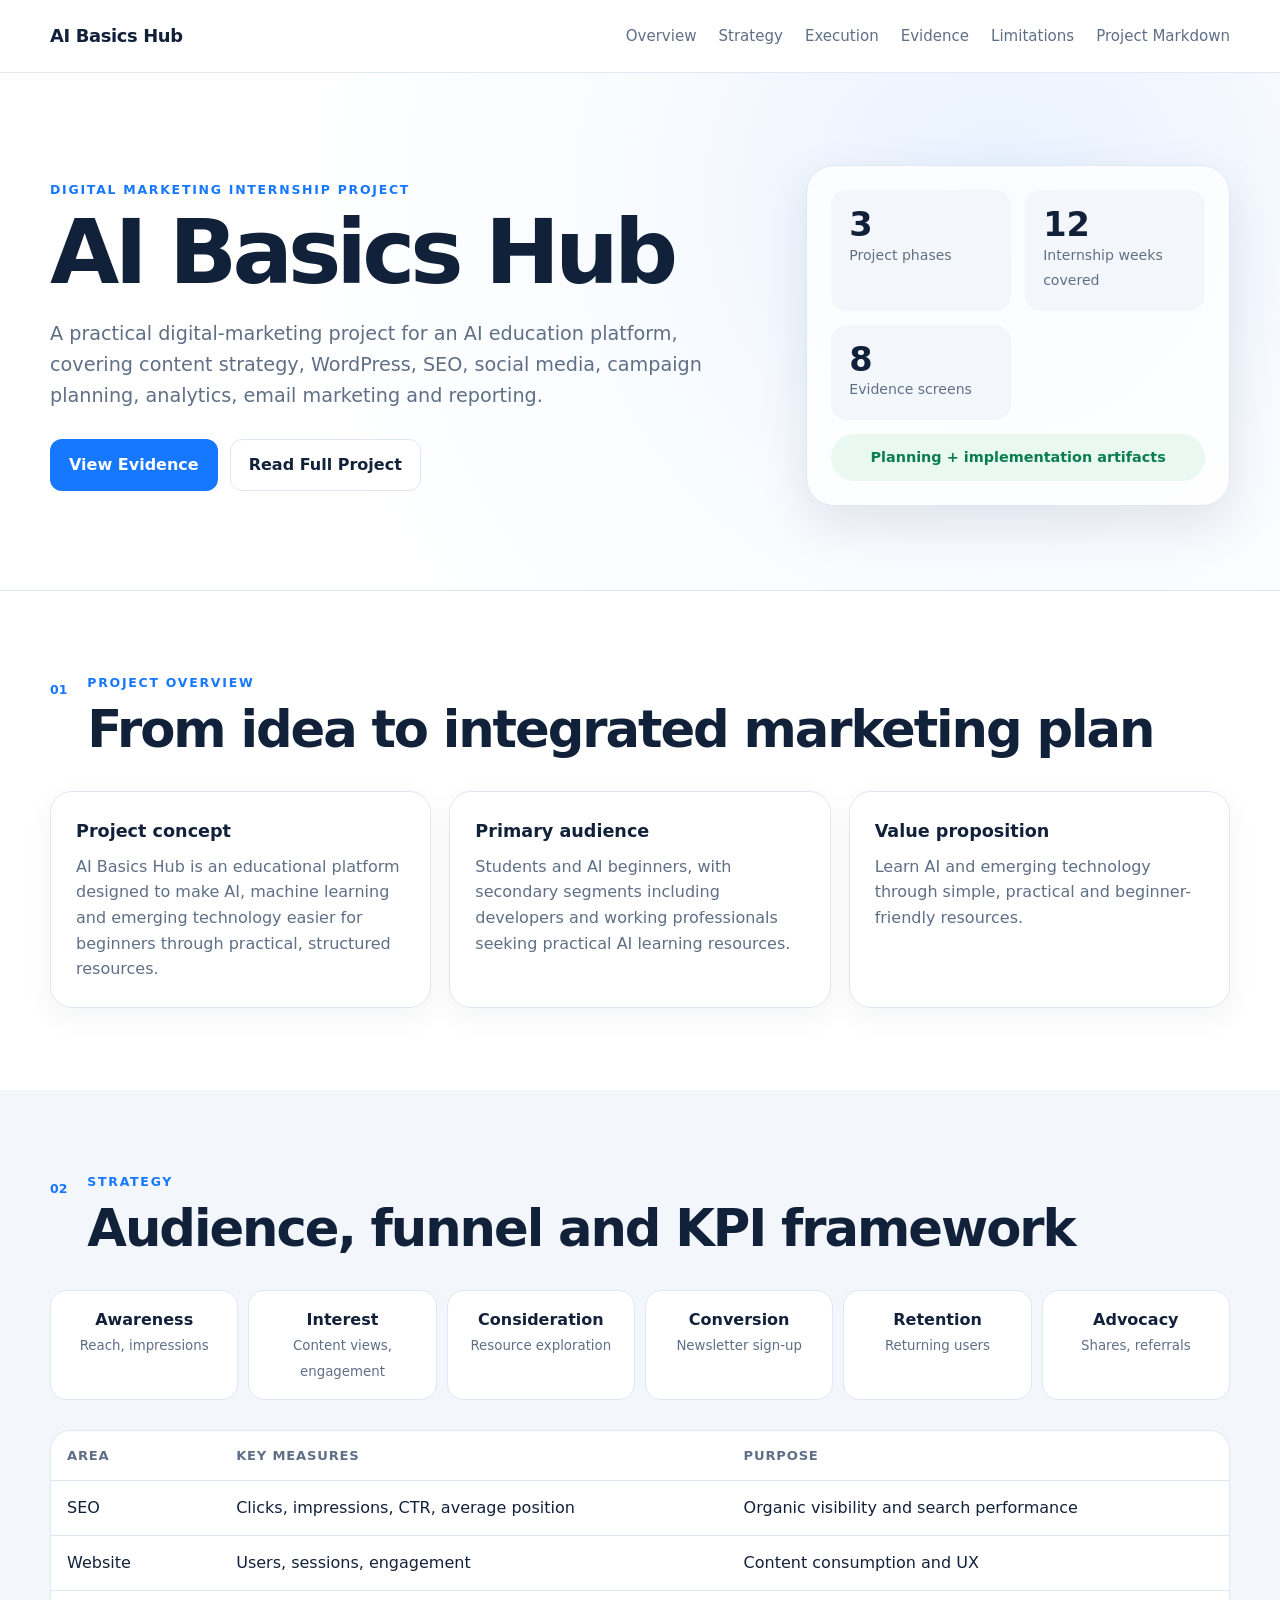
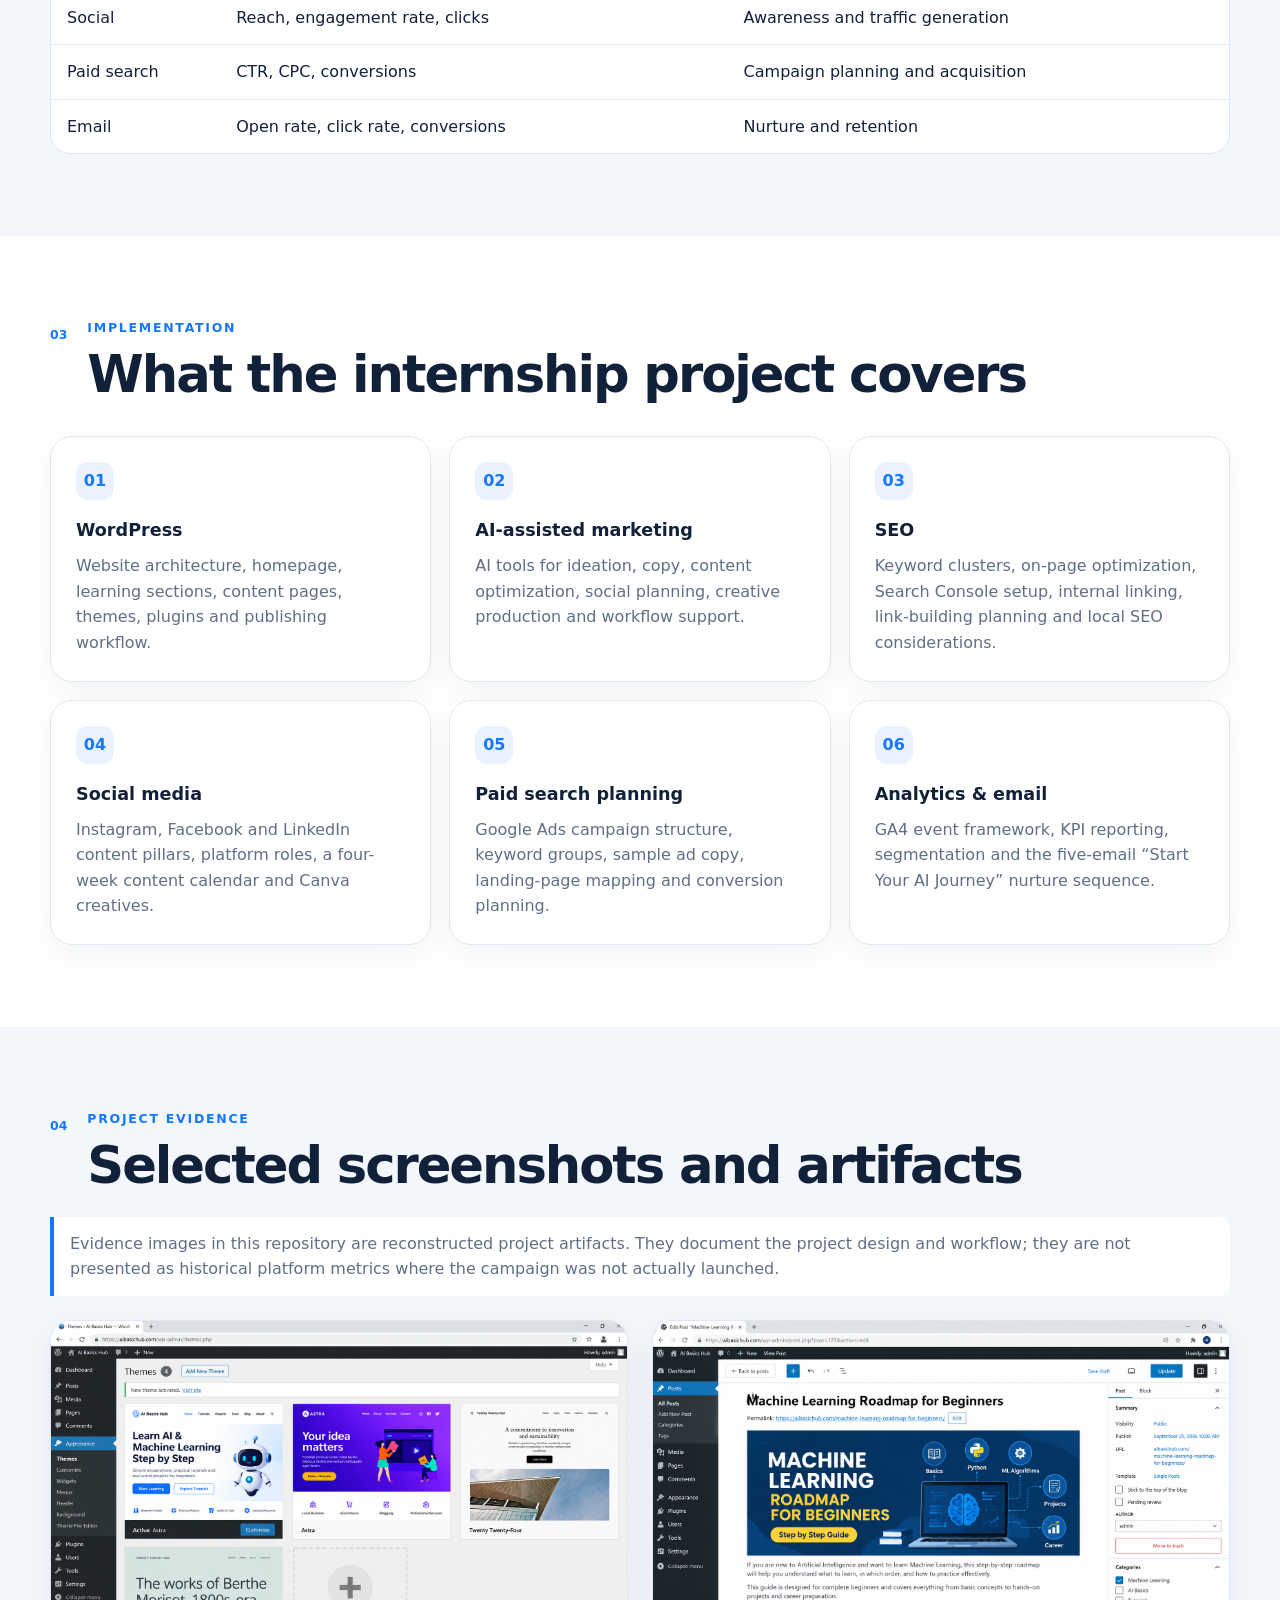
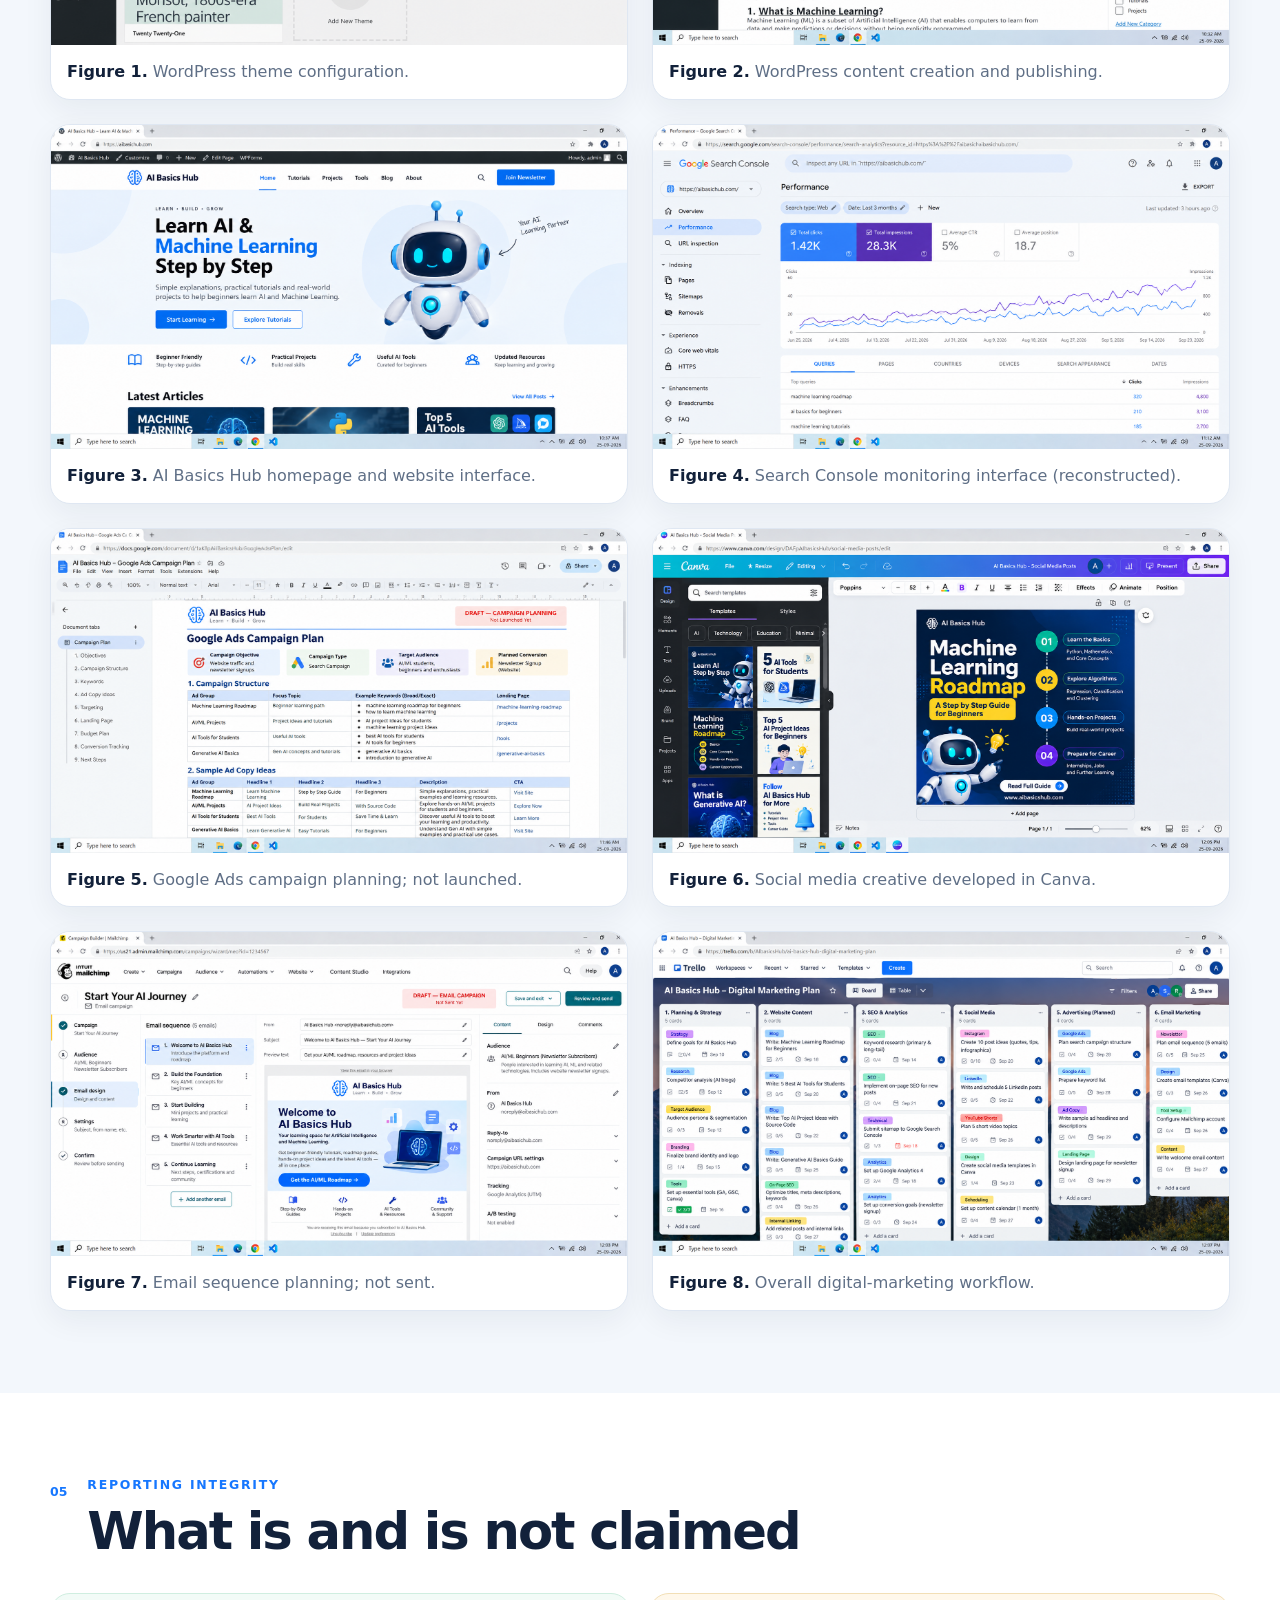
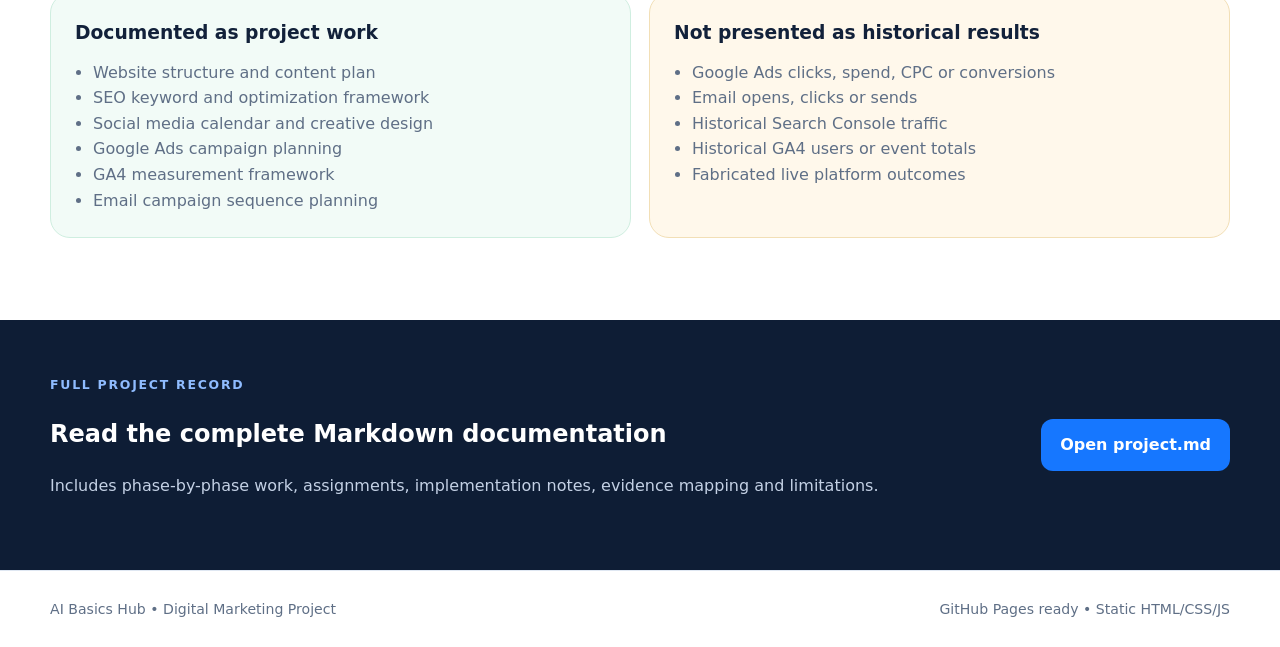
<file: index.html>
<!doctype html>
<html lang="en">
<head>
  <meta charset="utf-8">
  <meta name="viewport" content="width=device-width, initial-scale=1">
  <title>AI Basics Hub | Digital Marketing Project</title>
  <meta name="description" content="AI Basics Hub — Digital Marketing project portfolio covering WordPress, SEO, social media, paid-search planning, analytics, email marketing and reporting.">
  <!-- Open Graph / Facebook -->
  <meta property="og:type" content="website">
  <meta property="og:url" content="https://1-a-d-i-t-y-a.github.io/AI-Basics-Hub/">
  <meta property="og:title" content="AI Basics Hub | Digital Marketing Portfolio">
  <meta property="og:description" content="A comprehensive digital marketing and content strategy showcase covering WordPress, SEO, analytics, and campaign planning.">
  <meta property="og:image" content="assets/images/03_homepage.png">
  <!-- Twitter Card -->
  <meta name="twitter:card" content="summary_large_image">
  <meta name="twitter:title" content="AI Basics Hub | Digital Marketing Portfolio">
  <meta name="twitter:description" content="A comprehensive digital marketing and content strategy showcase covering WordPress, SEO, analytics, and campaign planning.">
  <meta name="twitter:image" content="assets/images/03_homepage.png">
  <link rel="icon" href="assets/favicon.svg" type="image/svg+xml">
  <link rel="stylesheet" href="assets/css/style.css">
</head>
<body>
  <header class="site-header">
    <nav class="nav container" aria-label="Main navigation">
      <a class="brand" href="#top">AI Basics Hub</a>
      <button class="nav-toggle" aria-expanded="false" aria-controls="nav-links">Menu</button>
      <div id="nav-links" class="nav-links">
        <a href="#overview">Overview</a>
        <a href="#strategy">Strategy</a>
        <a href="#execution">Execution</a>
        <a href="#evidence">Evidence</a>
        <a href="#limitations">Limitations</a>
        <a href="docs/AI_Basics_Hub_Digital_Marketing_Project.md">Project Markdown</a>
      </div>
    </nav>
  </header>

  <main id="top">
    <section class="hero">
      <div class="container hero-grid">
        <div>
          <p class="eyebrow">DIGITAL MARKETING INTERNSHIP PROJECT</p>
          <h1>AI Basics Hub</h1>
          <p class="lead">A practical digital-marketing project for an AI education platform, covering content strategy, WordPress, SEO, social media, campaign planning, analytics, email marketing and reporting.</p>
          <div class="hero-actions">
            <a class="button primary" href="#evidence">View Evidence</a>
            <a class="button secondary" href="docs/AI_Basics_Hub_Digital_Marketing_Project.md">Read Full Project</a>
          </div>
        </div>
        <div class="hero-card">
          <div class="metric"><strong>3</strong><span>Project phases</span></div>
          <div class="metric"><strong>12</strong><span>Internship weeks covered</span></div>
          <div class="metric"><strong>8</strong><span>Evidence screens</span></div>
          <div class="status-pill">Planning + implementation artifacts</div>
        </div>
      </div>
    </section>

    <section id="overview" class="section container">
      <div class="section-heading"><span>01</span><div><p class="eyebrow">PROJECT OVERVIEW</p><h2>From idea to integrated marketing plan</h2></div></div>
      <div class="overview-grid">
        <article class="card"><h3>Project concept</h3><p>AI Basics Hub is an educational platform designed to make AI, machine learning and emerging technology easier for beginners through practical, structured resources.</p></article>
        <article class="card"><h3>Primary audience</h3><p>Students and AI beginners, with secondary segments including developers and working professionals seeking practical AI learning resources.</p></article>
        <article class="card"><h3>Value proposition</h3><p>Learn AI and emerging technology through simple, practical and beginner-friendly resources.</p></article>
      </div>
    </section>

    <section id="strategy" class="section alt">
      <div class="container">
        <div class="section-heading"><span>02</span><div><p class="eyebrow">STRATEGY</p><h2>Audience, funnel and KPI framework</h2></div></div>
        <div class="funnel" aria-label="Customer funnel">
          <div><b>Awareness</b><small>Reach, impressions</small></div>
          <div><b>Interest</b><small>Content views, engagement</small></div>
          <div><b>Consideration</b><small>Resource exploration</small></div>
          <div><b>Conversion</b><small>Newsletter sign-up</small></div>
          <div><b>Retention</b><small>Returning users</small></div>
          <div><b>Advocacy</b><small>Shares, referrals</small></div>
        </div>
        <div class="table-wrap">
          <table>
            <thead><tr><th>Area</th><th>Key measures</th><th>Purpose</th></tr></thead>
            <tbody>
              <tr><td>SEO</td><td>Clicks, impressions, CTR, average position</td><td>Organic visibility and search performance</td></tr>
              <tr><td>Website</td><td>Users, sessions, engagement</td><td>Content consumption and UX</td></tr>
              <tr><td>Social</td><td>Reach, engagement rate, clicks</td><td>Awareness and traffic generation</td></tr>
              <tr><td>Paid search</td><td>CTR, CPC, conversions</td><td>Campaign planning and acquisition</td></tr>
              <tr><td>Email</td><td>Open rate, click rate, conversions</td><td>Nurture and retention</td></tr>
            </tbody>
          </table>
        </div>
      </div>
    </section>

    <section id="execution" class="section container">
      <div class="section-heading"><span>03</span><div><p class="eyebrow">IMPLEMENTATION</p><h2>What the internship project covers</h2></div></div>
      <div class="feature-grid">
        <article class="feature"><div class="icon">01</div><h3>WordPress</h3><p>Website architecture, homepage, learning sections, content pages, themes, plugins and publishing workflow.</p></article>
        <article class="feature"><div class="icon">02</div><h3>AI-assisted marketing</h3><p>AI tools for ideation, copy, content optimization, social planning, creative production and workflow support.</p></article>
        <article class="feature"><div class="icon">03</div><h3>SEO</h3><p>Keyword clusters, on-page optimization, Search Console setup, internal linking, link-building planning and local SEO considerations.</p></article>
        <article class="feature"><div class="icon">04</div><h3>Social media</h3><p>Instagram, Facebook and LinkedIn content pillars, platform roles, a four-week content calendar and Canva creatives.</p></article>
        <article class="feature"><div class="icon">05</div><h3>Paid search planning</h3><p>Google Ads campaign structure, keyword groups, sample ad copy, landing-page mapping and conversion planning.</p></article>
        <article class="feature"><div class="icon">06</div><h3>Analytics & email</h3><p>GA4 event framework, KPI reporting, segmentation and the five-email “Start Your AI Journey” nurture sequence.</p></article>
      </div>
    </section>

    <section id="evidence" class="section alt">
      <div class="container">
        <div class="section-heading"><span>04</span><div><p class="eyebrow">PROJECT EVIDENCE</p><h2>Selected screenshots and artifacts</h2></div></div>
        <p class="note">Evidence images in this repository are reconstructed project artifacts. They document the project design and workflow; they are not presented as historical platform metrics where the campaign was not actually launched.</p>
        <div class="gallery">
          <figure class="shot"><a href="assets/images/01_wordpress_themes.png"><img src="assets/images/01_wordpress_themes.png" alt="WordPress Themes screen"></a><figcaption><b>Figure 1.</b> WordPress theme configuration.</figcaption></figure>
          <figure class="shot"><a href="assets/images/02_wordpress_editor.png"><img src="assets/images/02_wordpress_editor.png" alt="WordPress content editor"></a><figcaption><b>Figure 2.</b> WordPress content creation and publishing.</figcaption></figure>
          <figure class="shot"><a href="assets/images/03_homepage.png"><img src="assets/images/03_homepage.png" alt="AI Basics Hub homepage"></a><figcaption><b>Figure 3.</b> AI Basics Hub homepage and website interface.</figcaption></figure>
          <figure class="shot"><a href="assets/images/04_search_console.png"><img src="assets/images/04_search_console.png" alt="Google Search Console performance interface"></a><figcaption><b>Figure 4.</b> Search Console monitoring interface (reconstructed).</figcaption></figure>
          <figure class="shot"><a href="assets/images/05_ads_plan.png"><img src="assets/images/05_ads_plan.png" alt="Google Ads campaign planning document"></a><figcaption><b>Figure 5.</b> Google Ads campaign planning; not launched.</figcaption></figure>
          <figure class="shot"><a href="assets/images/06_canva_social.png"><img src="assets/images/06_canva_social.png" alt="Canva social media creative"></a><figcaption><b>Figure 6.</b> Social media creative developed in Canva.</figcaption></figure>
          <figure class="shot"><a href="assets/images/07_email_campaign.png"><img src="assets/images/07_email_campaign.png" alt="Email campaign planning screen"></a><figcaption><b>Figure 7.</b> Email sequence planning; not sent.</figcaption></figure>
          <figure class="shot"><a href="assets/images/08_workflow_board.png"><img src="assets/images/08_workflow_board.png" alt="Digital marketing workflow board"></a><figcaption><b>Figure 8.</b> Overall digital-marketing workflow.</figcaption></figure>
        </div>
      </div>
    </section>

    <section id="limitations" class="section container">
      <div class="section-heading"><span>05</span><div><p class="eyebrow">REPORTING INTEGRITY</p><h2>What is and is not claimed</h2></div></div>
      <div class="limits-grid">
        <div class="limit good"><h3>Documented as project work</h3><ul><li>Website structure and content plan</li><li>SEO keyword and optimization framework</li><li>Social media calendar and creative design</li><li>Google Ads campaign planning</li><li>GA4 measurement framework</li><li>Email campaign sequence planning</li></ul></div>
        <div class="limit caution"><h3>Not presented as historical results</h3><ul><li>Google Ads clicks, spend, CPC or conversions</li><li>Email opens, clicks or sends</li><li>Historical Search Console traffic</li><li>Historical GA4 users or event totals</li><li>Fabricated live platform outcomes</li></ul></div>
      </div>
    </section>

    <section class="cta-section">
      <div class="container cta">
        <div><p class="eyebrow">FULL PROJECT RECORD</p><h2>Read the complete Markdown documentation</h2><p>Includes phase-by-phase work, assignments, implementation notes, evidence mapping and limitations.</p></div>
        <a class="button primary" href="docs/AI_Basics_Hub_Digital_Marketing_Project.md">Open project.md</a>
      </div>
    </section>
  </main>

  <footer class="footer"><div class="container footer-inner"><span>AI Basics Hub • Digital Marketing Project</span><span>GitHub Pages ready • Static HTML/CSS/JS</span></div></footer>
  <script src="assets/js/script.js"></script>
</body>
</html>
</file>
<file: assets/css/style.css>
:root {
  --ink:#12213a; --muted:#5f6f86; --blue:#1677ff; --blue2:#0e56c8; --soft:#f3f7fc; --line:#dfe7f2; --white:#fff; --good:#0a7d4f; --warn:#9a5d00;
  --shadow:0 18px 50px rgba(18,33,58,.10); --radius:22px; --max:1180px;
}
*{box-sizing:border-box} html{scroll-behavior:smooth} body{margin:0;font-family:Inter,ui-sans-serif,system-ui,-apple-system,Segoe UI,Roboto,Arial,sans-serif;color:var(--ink);background:#fff;line-height:1.6}
a{color:inherit;text-decoration:none}.container{width:min(calc(100% - 40px),var(--max));margin:auto}
.site-header{position:sticky;top:0;z-index:50;background:rgba(255,255,255,.94);backdrop-filter:blur(14px);border-bottom:1px solid rgba(223,231,242,.9)}
.nav{height:72px;display:flex;align-items:center;justify-content:space-between;gap:20px}.brand{font-size:1.12rem;font-weight:800;letter-spacing:-.02em}.nav-links{display:flex;align-items:center;gap:22px;color:var(--muted);font-size:.94rem}.nav-links a:hover{color:var(--blue)}.nav-toggle{display:none;border:1px solid var(--line);background:#fff;padding:8px 12px;border-radius:10px}
.hero{padding:92px 0 84px;background:radial-gradient(circle at 78% 25%,#e7f1ff 0,#f8fbff 33%,#fff 68%);border-bottom:1px solid var(--line)}.hero-grid{display:grid;grid-template-columns:1.25fr .75fr;gap:50px;align-items:center}.eyebrow{margin:0 0 10px;font-size:.78rem;font-weight:800;letter-spacing:.14em;color:var(--blue)}h1{font-size:clamp(3rem,7vw,5.8rem);line-height:.95;letter-spacing:-.055em;margin:0 0 24px}.lead{font-size:1.2rem;color:var(--muted);max-width:760px}.hero-actions{display:flex;gap:12px;flex-wrap:wrap;margin-top:28px}.button{display:inline-flex;align-items:center;justify-content:center;padding:12px 18px;border-radius:12px;font-weight:700;border:1px solid transparent}.primary{background:var(--blue);color:#fff}.primary:hover{background:var(--blue2)}.secondary{background:#fff;border-color:var(--line)}
.hero-card{display:grid;grid-template-columns:1fr 1fr;gap:14px;padding:24px;background:rgba(255,255,255,.82);border:1px solid var(--line);border-radius:28px;box-shadow:var(--shadow)}.metric{padding:18px;border-radius:16px;background:var(--soft)}.metric strong{display:block;font-size:2.1rem;line-height:1}.metric span{color:var(--muted);font-size:.88rem}.status-pill{grid-column:1/-1;padding:12px 14px;border-radius:999px;background:#e9f8f1;color:var(--good);font-weight:700;text-align:center;font-size:.9rem}
.section{padding:82px 0}.alt{background:var(--soft)}.section-heading{display:flex;gap:20px;align-items:flex-start;margin-bottom:34px}.section-heading>span{font-size:.78rem;font-weight:800;color:var(--blue);padding-top:7px}.section-heading h2{margin:0;font-size:clamp(2rem,4vw,3.3rem);line-height:1.05;letter-spacing:-.04em}.overview-grid,.feature-grid{display:grid;grid-template-columns:repeat(3,1fr);gap:18px}.card,.feature{border:1px solid var(--line);background:#fff;border-radius:var(--radius);padding:25px;box-shadow:0 10px 30px rgba(18,33,58,.05)}.card h3,.feature h3{margin:0 0 9px;font-size:1.1rem}.card p,.feature p{margin:0;color:var(--muted)}
.funnel{display:grid;grid-template-columns:repeat(6,1fr);gap:10px;margin:24px 0 30px}.funnel>div{background:#fff;border:1px solid var(--line);border-radius:16px;padding:16px 13px;text-align:center}.funnel b{display:block}.funnel small{color:var(--muted)}.table-wrap{overflow:auto;background:#fff;border:1px solid var(--line);border-radius:20px}table{width:100%;border-collapse:collapse;min-width:720px}th,td{padding:14px 16px;text-align:left;border-bottom:1px solid var(--line)}th{font-size:.82rem;text-transform:uppercase;letter-spacing:.06em;color:var(--muted)}tr:last-child td{border-bottom:0}
.icon{width:38px;height:38px;border-radius:12px;background:#eaf2ff;color:var(--blue);display:grid;place-items:center;font-weight:800;margin-bottom:16px}.feature-grid{grid-template-columns:repeat(3,1fr)}
.note{margin:-10px 0 24px;color:var(--muted);padding:14px 16px;border-left:4px solid var(--blue);background:#fff;border-radius:0 12px 12px 0}.gallery{display:grid;grid-template-columns:repeat(2,1fr);gap:24px}.shot{margin:0;background:#fff;border:1px solid var(--line);border-radius:20px;overflow:hidden;box-shadow:0 10px 30px rgba(18,33,58,.06)}.shot a{display:block;overflow:hidden}.shot img{display:block;width:100%;height:auto;transition:transform .3s}.shot a:hover img{transform:scale(1.015)}figcaption{padding:14px 16px;color:var(--muted)}figcaption b{color:var(--ink)}
.limits-grid{display:grid;grid-template-columns:1fr 1fr;gap:18px}.limit{border-radius:20px;padding:24px;border:1px solid var(--line)}.limit.good{background:#f2fbf7;border-color:#cfeee0}.limit.caution{background:#fff8eb;border-color:#f2dfb6}.limit h3{margin:0 0 12px}.limit ul{margin:0;padding-left:18px;color:var(--muted)}
.cta-section{padding:55px 0;background:#0e1d35;color:#fff}.cta{display:flex;align-items:center;justify-content:space-between;gap:24px}.cta .eyebrow{color:#8fbcff}.cta p{color:#c4d1e5}.footer{border-top:1px solid var(--line);background:#fff}.footer-inner{min-height:76px;display:flex;align-items:center;justify-content:space-between;gap:16px;color:var(--muted);font-size:.88rem}
@media (max-width: 980px){.hero-grid,.limits-grid{grid-template-columns:1fr}.overview-grid,.feature-grid{grid-template-columns:repeat(2,1fr)}.funnel{grid-template-columns:repeat(3,1fr)}}
@media (max-width: 760px){.nav-toggle{display:block}.nav-links{display:none;position:absolute;top:72px;left:0;right:0;background:#fff;border-bottom:1px solid var(--line);padding:18px 20px;flex-direction:column;align-items:flex-start}.nav-links.open{display:flex}.overview-grid,.feature-grid,.gallery{grid-template-columns:1fr}.funnel{grid-template-columns:repeat(2,1fr)}.hero{padding-top:60px}.section{padding:62px 0}.hero-card{grid-template-columns:1fr 1fr}.cta{flex-direction:column;align-items:flex-start}.footer-inner{padding:18px 0;flex-direction:column;align-items:flex-start}}
</file>
